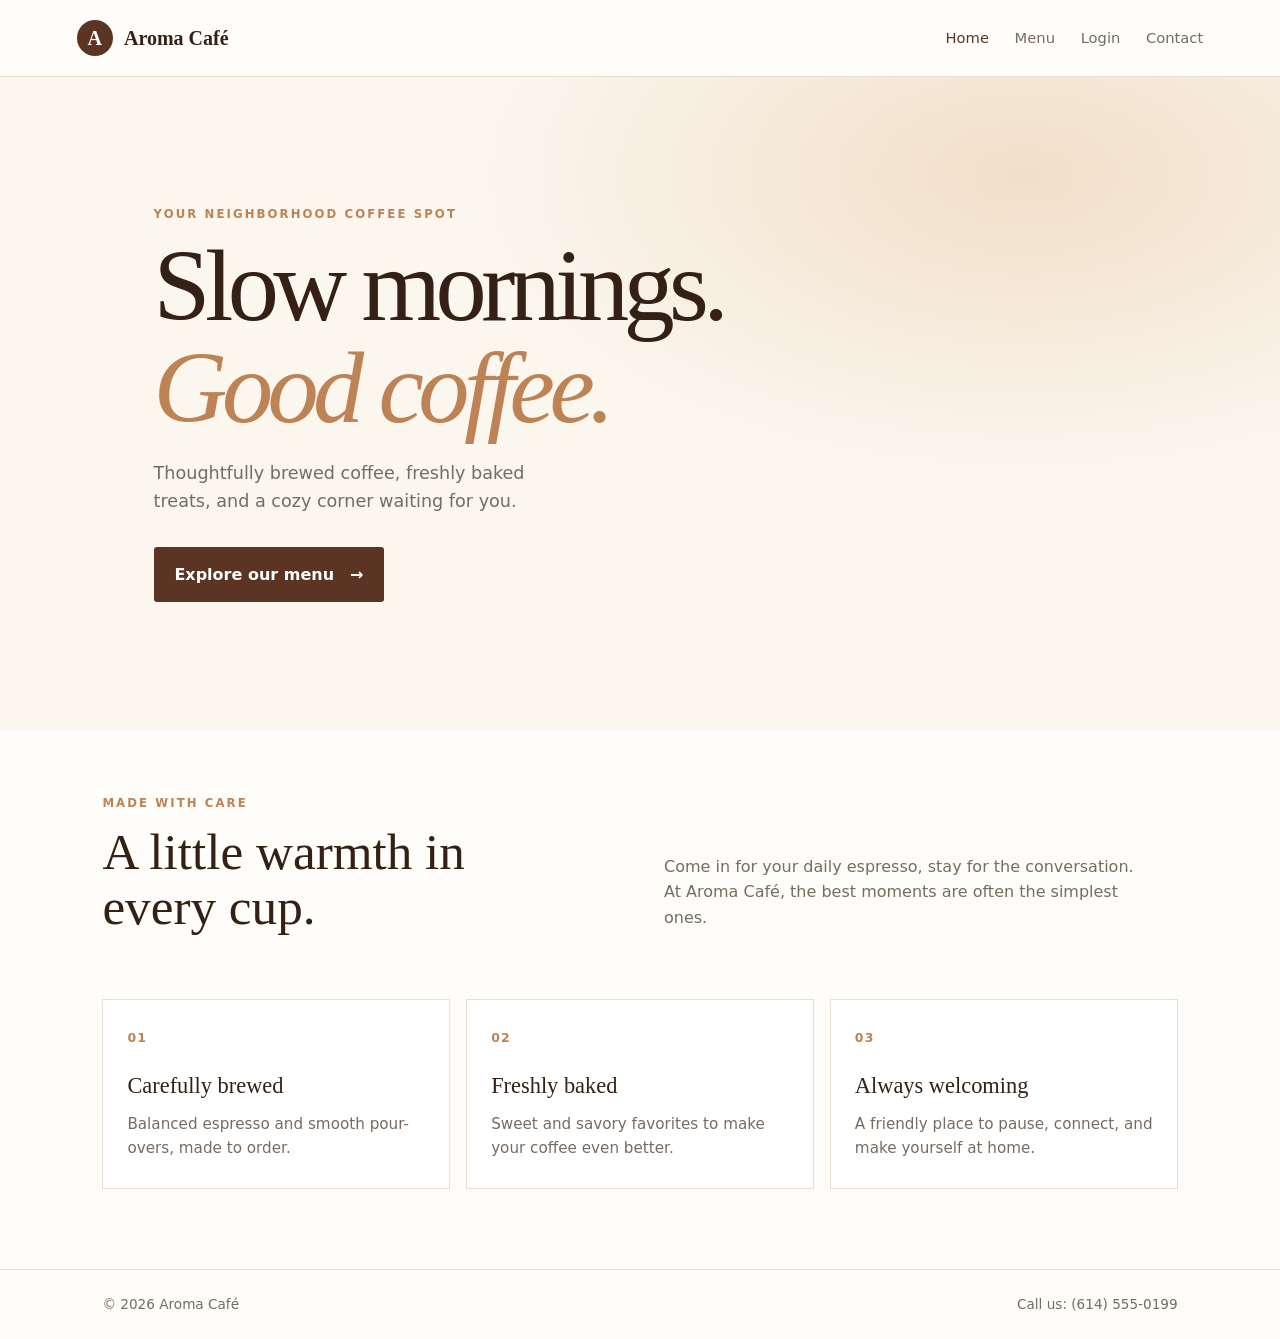
<file: index.html>
<!doctype html>
<html lang="en">
<head>
  <meta charset="utf-8">
  <meta name="viewport" content="width=device-width, initial-scale=1">
  <meta name="description" content="Aroma Café — neighborhood coffee, baked treats, and warm welcomes.">
  <title>Aroma Café | Coffee & Community</title>
  <link rel="stylesheet" href="css/styles.css">
</head>
<body>
  <header class="site-header">
    <a class="brand" href="index.html" aria-label="Aroma Café home"><span class="brand-mark">A</span><span>Aroma Café</span></a>
    <nav aria-label="Main navigation">
      <a href="index.html" aria-current="page">Home</a>
      <a href="pages/menu.html">Menu</a>
      <a href="pages/login.html">Login</a>
      <a href="pages/contact.html">Contact</a>
    </nav>
  </header>
  <main>
    <section class="hero">
      <p class="eyebrow">YOUR NEIGHBORHOOD COFFEE SPOT</p>
      <h1>Slow mornings.<br><span>Good coffee.</span></h1>
      <p class="hero-copy">Thoughtfully brewed coffee, freshly baked treats, and a cozy corner waiting for you.</p>
      <a class="button" href="pages/menu.html">Explore our menu <span aria-hidden="true">→</span></a>
    </section>
    <section class="intro">
      <div><p class="eyebrow">MADE WITH CARE</p><h2>A little warmth in every cup.</h2></div>
      <p>Come in for your daily espresso, stay for the conversation. At Aroma Café, the best moments are often the simplest ones.</p>
    </section>
    <section class="feature-grid" aria-label="What we offer">
      <article class="feature-card"><span class="feature-number">01</span><h3>Carefully brewed</h3><p>Balanced espresso and smooth pour-overs, made to order.</p></article>
      <article class="feature-card"><span class="feature-number">02</span><h3>Freshly baked</h3><p>Sweet and savory favorites to make your coffee even better.</p></article>
      <article class="feature-card"><span class="feature-number">03</span><h3>Always welcoming</h3><p>A friendly place to pause, connect, and make yourself at home.</p></article>
    </section>
  </main>
  <footer class="site-footer"><span>© 2026 Aroma Café</span><span>Call us: (614) 555-0199</span></footer>
</body>
</html>
</file>
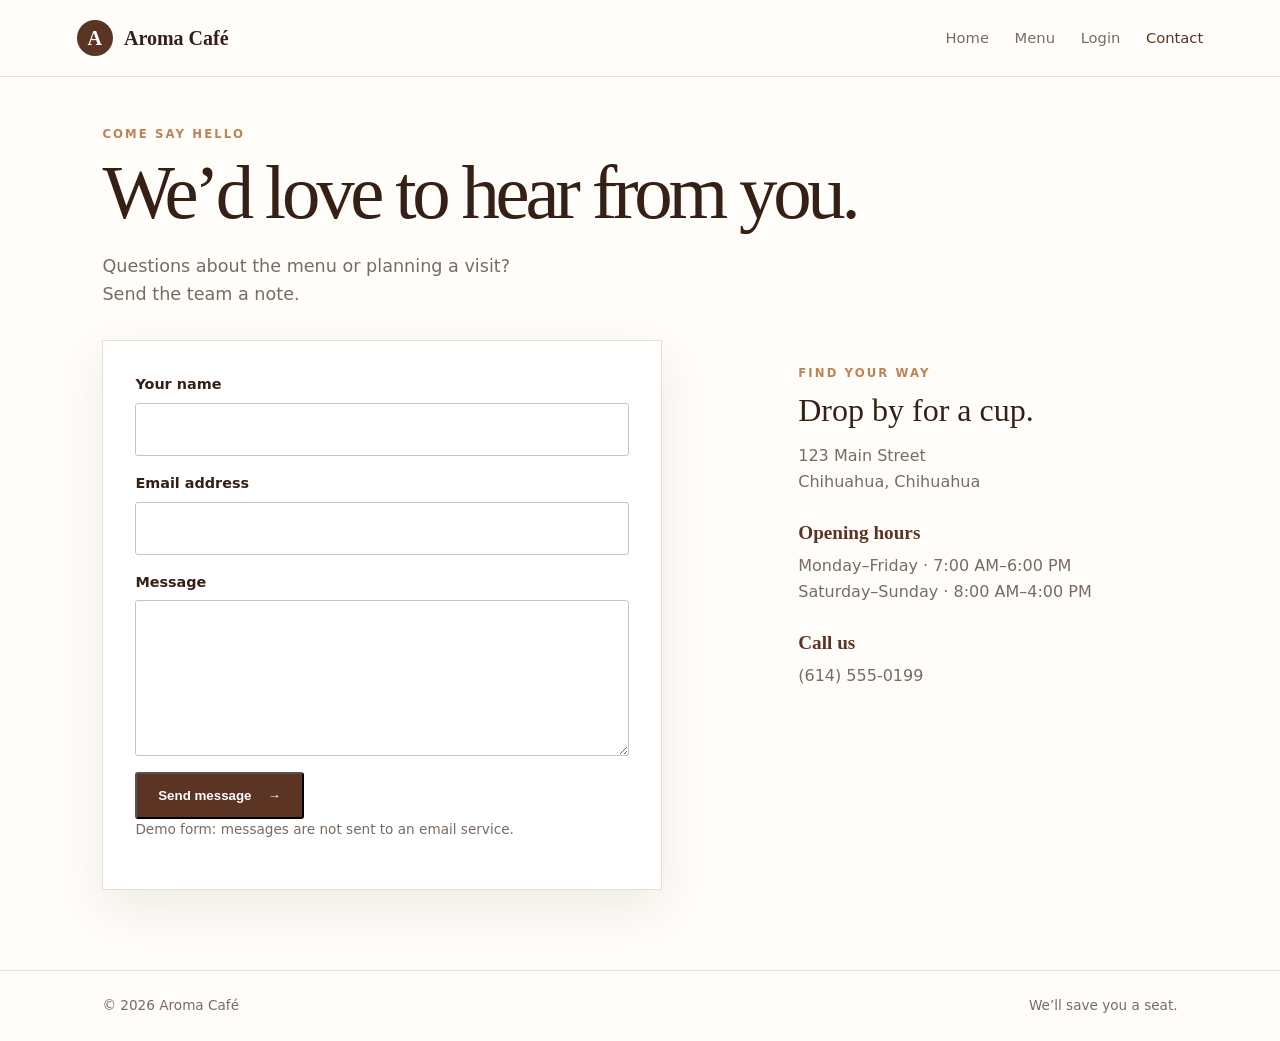
<file: pages/contact.html>
<!doctype html>
<html lang="en">
<head>
  <meta charset="utf-8">
  <meta name="viewport" content="width=device-width, initial-scale=1">
  <title>Contact | Aroma Café</title>
  <link rel="stylesheet" href="../css/styles.css">
  <link rel="stylesheet" href="../css/contact.css">
  <script src="../js/contact.js" defer></script>
</head>
<body>
  <header class="site-header">
    <a class="brand" href="../index.html"><span class="brand-mark">A</span><span>Aroma Café</span></a>
    <nav aria-label="Main navigation"><a href="../index.html">Home</a><a href="menu.html">Menu</a><a href="login.html">Login</a><a href="contact.html" aria-current="page">Contact</a></nav>
  </header>
  <main class="page-shell">
    <section class="page-heading">
      <p class="eyebrow">COME SAY HELLO</p>
      <h1>We’d love to hear from you.</h1>
      <p class="hero-copy">Questions about the menu or planning a visit? Send the team a note.</p>
    </section>
    <section class="contact-layout">
      <form class="form-card" id="contact-form">
        <div class="form-field"><label for="name">Your name</label><input id="name" name="name" autocomplete="name" required></div>
        <div class="form-field"><label for="email">Email address</label><input id="email" name="email" type="email" autocomplete="email" required></div>
        <div class="form-field"><label for="message">Message</label><textarea id="message" name="message" rows="5" minlength="10" required></textarea></div>
        <button class="button" type="submit">Send message <span aria-hidden="true">→</span></button>
        <p class="form-note">Demo form: messages are not sent to an email service.</p>
        <p id="contact-status" class="form-status" role="status" aria-live="polite"></p>
      </form>
      <aside class="contact-details">
        <p class="eyebrow">FIND YOUR WAY</p>
        <h2>Drop by for a cup.</h2>
        <p>123 Main Street<br>Chihuahua, Chihuahua</p>
        <h3>Opening hours</h3>
        <p>Monday–Friday · 7:00 AM–6:00 PM<br>Saturday–Sunday · 8:00 AM–4:00 PM</p>
        <h3>Call us</h3>
        <p>(614) 555-0199</p>
      </aside>
    </section>
  </main>
  <footer class="site-footer"><span>© 2026 Aroma Café</span><span>We’ll save you a seat.</span></footer>
</body>
</html>
</file>
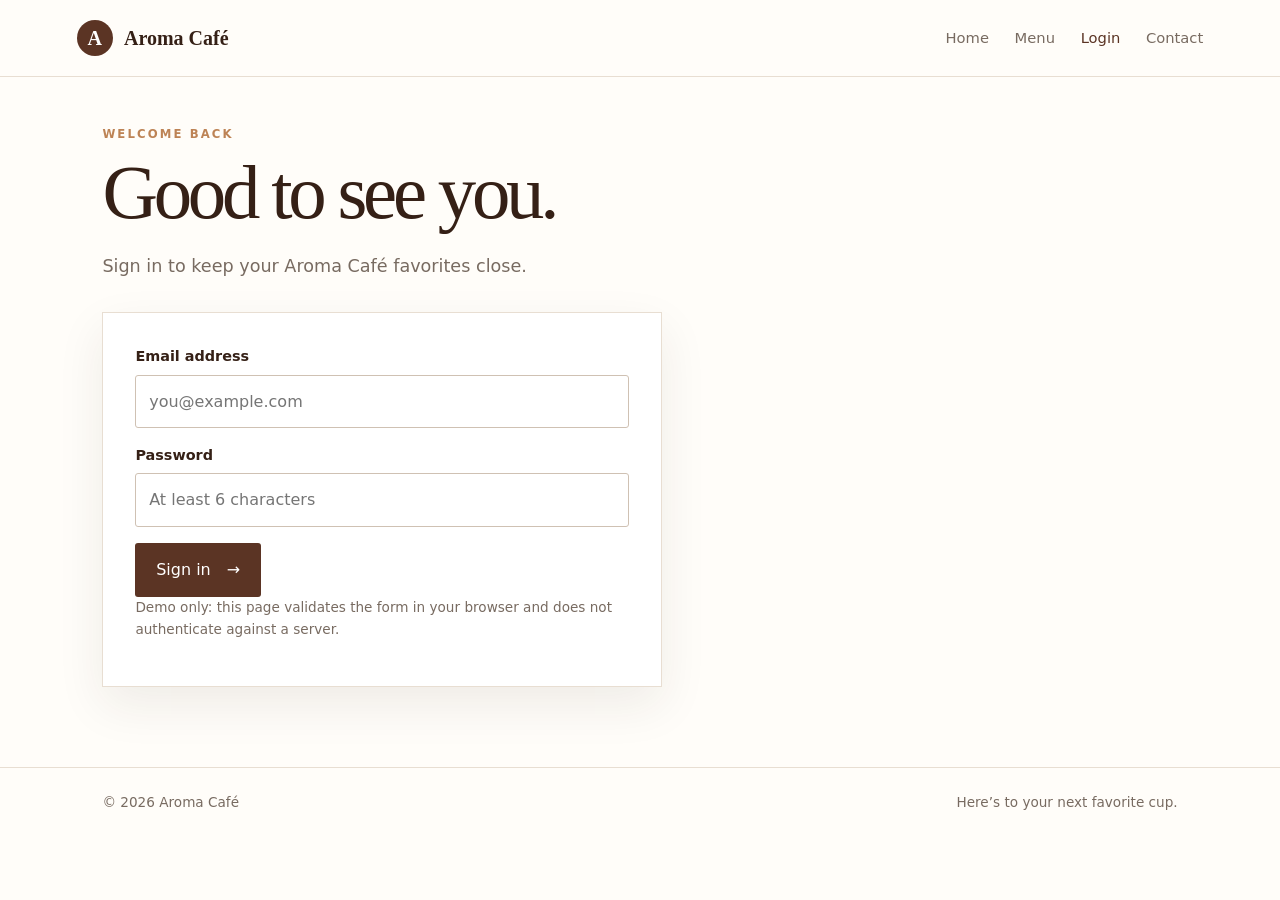
<file: pages/login.html>
<!doctype html>
<html lang="en">
<head>
  <meta charset="utf-8">
  <meta name="viewport" content="width=device-width, initial-scale=1">
  <title>Login | Aroma Café</title>
  <link rel="stylesheet" href="../css/styles.css">
  <link rel="stylesheet" href="../css/login.css">
  <script src="../js/login.js" defer></script>
</head>
<body>
  <header class="site-header">
    <a class="brand" href="../index.html"><span class="brand-mark">A</span><span>Aroma Café</span></a>
    <nav aria-label="Main navigation"><a href="../index.html">Home</a><a href="menu.html">Menu</a><a href="login.html" aria-current="page">Login</a><a href="contact.html">Contact</a></nav>
  </header>
  <main class="page-shell">
    <section class="page-heading">
      <p class="eyebrow">WELCOME BACK</p>
      <h1>Good to see you.</h1>
      <p class="hero-copy">Sign in to keep your Aroma Café favorites close.</p>
    </section>
    <form class="form-card" id="login-form">
      <div class="form-field"><label for="email">Email address</label><input id="email" name="email" type="email" autocomplete="email" placeholder="you@example.com" required></div>
      <div class="form-field"><label for="password">Password</label><input id="password" name="password" type="password" autocomplete="current-password" minlength="6" placeholder="At least 6 characters" required></div>
      <button class="button" type="submit">Sign in <span aria-hidden="true">→</span></button>
      <p class="form-note">Demo only: this page validates the form in your browser and does not authenticate against a server.</p>
      <p id="login-status" class="form-status" role="status" aria-live="polite"></p>
    </form>
  </main>
  <footer class="site-footer"><span>© 2026 Aroma Café</span><span>Here’s to your next favorite cup.</span></footer>
</body>
</html>
</file>
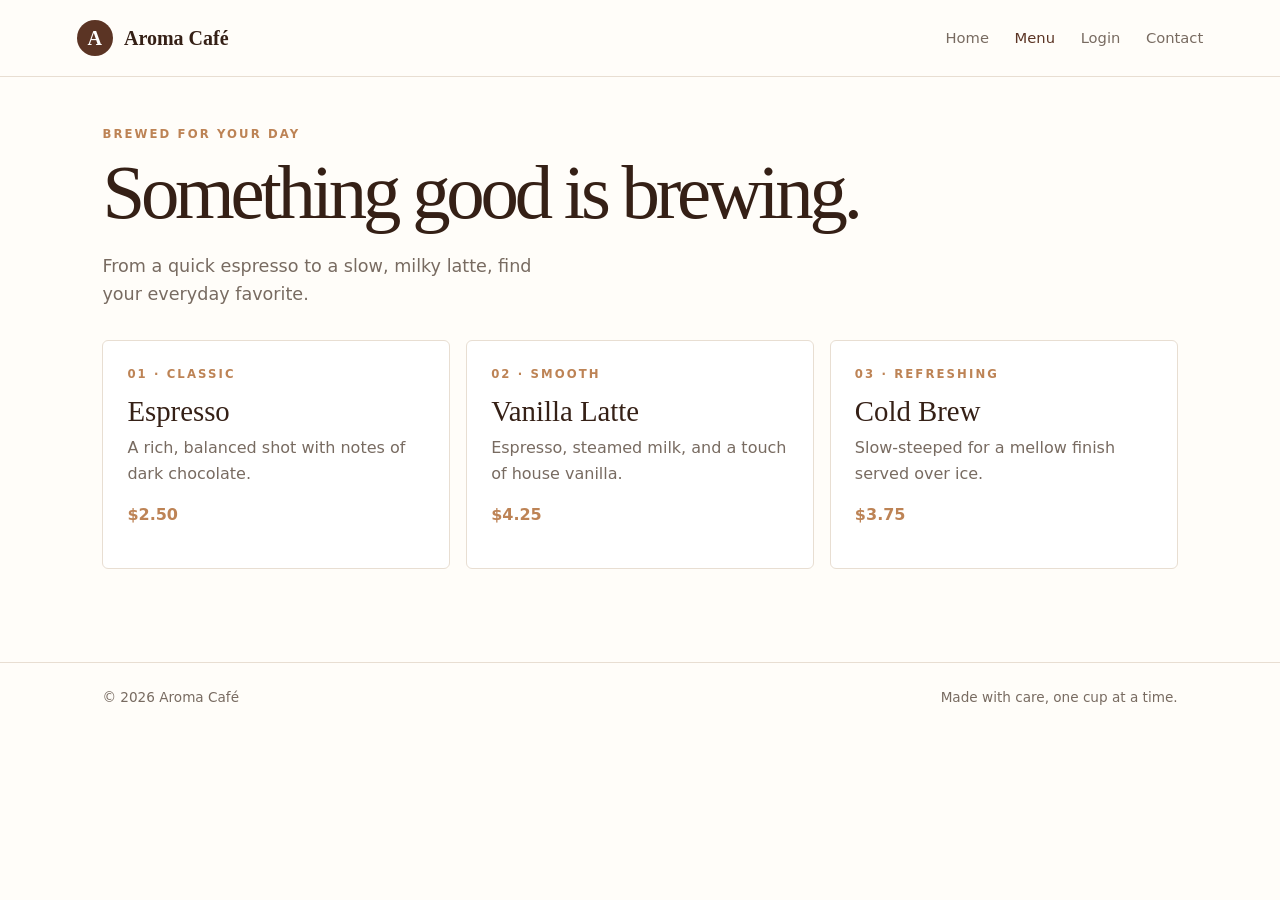
<file: pages/menu.html>
<!doctype html>
<html lang="en">
<head>
  <meta charset="utf-8">
  <meta name="viewport" content="width=device-width, initial-scale=1">
  <title>Menu | Aroma Café</title>
  <link rel="stylesheet" href="../css/styles.css">
</head>
<body>
  <header class="site-header">
    <a class="brand" href="../index.html"><span class="brand-mark">A</span><span>Aroma Café</span></a>
    <nav aria-label="Main navigation"><a href="../index.html">Home</a><a href="menu.html" aria-current="page">Menu</a><a href="login.html">Login</a><a href="contact.html">Contact</a></nav>
  </header>
  <main class="page-shell">
    <section class="page-heading">
      <p class="eyebrow">BREWED FOR YOUR DAY</p>
      <h1>Something good is brewing.</h1>
      <p class="hero-copy">From a quick espresso to a slow, milky latte, find your everyday favorite.</p>
    </section>
    <section class="menu-grid" aria-label="Coffee menu">
      <article class="menu-card"><p class="eyebrow">01 · CLASSIC</p><h2>Espresso</h2><p>A rich, balanced shot with notes of dark chocolate.</p><p class="price">$2.50</p></article>
      <article class="menu-card"><p class="eyebrow">02 · SMOOTH</p><h2>Vanilla Latte</h2><p>Espresso, steamed milk, and a touch of house vanilla.</p><p class="price">$4.25</p></article>
      <article class="menu-card"><p class="eyebrow">03 · REFRESHING</p><h2>Cold Brew</h2><p>Slow-steeped for a mellow finish served over ice.</p><p class="price">$3.75</p></article>
    </section>
  </main>
  <footer class="site-footer"><span>© 2026 Aroma Café</span><span>Made with care, one cup at a time.</span></footer>
</body>
</html>
</file>
<file: css/styles.css>
:root {
  --coffee: #5b3424;
  --coffee-dark: #352016;
  --cream: #fbf6ee;
  --paper: #fffdf9;
  --caramel: #bd8355;
  --muted: #786b61;
  --line: #e8ded2;
  --shadow: 0 18px 45px rgba(53, 32, 22, .08);
}
* { box-sizing: border-box; }
html { scroll-behavior: smooth; }
body { margin: 0; background: var(--paper); color: var(--coffee-dark); font-family: Inter, ui-sans-serif, system-ui, -apple-system, BlinkMacSystemFont, "Segoe UI", sans-serif; line-height: 1.6; }
a { color: inherit; }
.site-header { display: flex; align-items: center; justify-content: space-between; gap: 2rem; padding: 1.25rem clamp(1.25rem, 6vw, 6rem); border-bottom: 1px solid var(--line); background: rgba(255,253,249,.96); }
.brand { display: inline-flex; align-items: center; gap: .7rem; font-family: Georgia, serif; font-weight: 700; font-size: 1.25rem; text-decoration: none; white-space: nowrap; }
.brand-mark { display: grid; place-items: center; width: 2.25rem; height: 2.25rem; border-radius: 50%; background: var(--coffee); color: white; font-family: Georgia, serif; }
nav { display: flex; flex-wrap: wrap; gap: clamp(.75rem, 2vw, 2rem); }
nav a { color: var(--muted); font-size: .92rem; text-decoration: none; }
nav a:hover, nav a[aria-current="page"] { color: var(--coffee); }
.hero { padding: clamp(4rem, 10vw, 8rem) clamp(1.25rem, 12vw, 12rem); background: radial-gradient(ellipse at 80% 15%, #f1dfc8 0, transparent 38%), var(--cream); }
.eyebrow { color: var(--caramel); font-size: .73rem; font-weight: 800; letter-spacing: .18em; }
h1, h2, h3, p { margin-top: 0; }
h1 { max-width: 800px; margin-bottom: 1.3rem; font-family: Georgia, serif; font-size: clamp(3.2rem, 8vw, 6.6rem); font-weight: 500; letter-spacing: -.055em; line-height: .99; }
h1 span { color: var(--caramel); font-style: italic; }
.hero-copy { max-width: 430px; margin-bottom: 2rem; color: var(--muted); font-size: 1.1rem; }
.button { display: inline-flex; align-items: center; gap: 1rem; padding: .9rem 1.3rem; border-radius: 3px; background: var(--coffee); color: white; font-weight: 700; text-decoration: none; }
.button:hover { background: var(--coffee-dark); }
.intro { display: grid; grid-template-columns: 1fr 1fr; gap: 3rem; align-items: end; padding: 4rem clamp(1.25rem, 8vw, 8rem) 2rem; }
h2 { max-width: 480px; margin-bottom: 0; font-family: Georgia, serif; font-size: clamp(2rem, 4vw, 3.3rem); font-weight: 500; line-height: 1.08; }
.intro > p { max-width: 470px; margin-bottom: .25rem; color: var(--muted); }
.feature-grid { display: grid; grid-template-columns: repeat(3, 1fr); gap: 1rem; padding: 2rem clamp(1.25rem, 8vw, 8rem) 5rem; }
.feature-card { min-height: 190px; padding: 1.5rem; border: 1px solid var(--line); background: #fff; }
.feature-number { color: var(--caramel); font-size: .78rem; font-weight: 800; letter-spacing: .1em; }
.feature-card h3 { margin: 1.2rem 0 .5rem; font-family: Georgia, serif; font-size: 1.4rem; font-weight: 500; }
.feature-card p { margin: 0; color: var(--muted); font-size: .95rem; }
.site-footer { display: flex; justify-content: space-between; gap: 1rem; padding: 1.5rem clamp(1.25rem, 8vw, 8rem); border-top: 1px solid var(--line); color: var(--muted); font-size: .85rem; }
.page-shell { min-height: 65vh; padding: 3rem clamp(1.25rem, 8vw, 8rem) 5rem; }
.page-heading { max-width: 760px; margin-bottom: 2rem; }
.page-heading h1 { font-size: clamp(2.8rem, 6vw, 5rem); }
.menu-grid { display: grid; grid-template-columns: repeat(3, minmax(0,1fr)); gap: 1rem; }
.menu-card { padding: 1.5rem; border: 1px solid var(--line); border-radius: 6px; background: white; }
.menu-card .price { color: var(--caramel); font-weight: 800; }
.form-card { max-width: 560px; padding: 2rem; border: 1px solid var(--line); background: white; box-shadow: var(--shadow); }
.form-field { display: grid; gap: .4rem; margin-bottom: 1rem; }
.form-field label { font-size: .9rem; font-weight: 700; }
.form-field input, .form-field textarea { width: 100%; padding: .8rem; border: 1px solid #cfc1b3; border-radius: 3px; font: inherit; }
.form-note { color: var(--muted); font-size: .85rem; }
@media (max-width: 700px) {
  .site-header { align-items: flex-start; flex-direction: column; gap: 1rem; }
  nav { gap: .8rem 1.2rem; }
  .intro { grid-template-columns: 1fr; gap: 1.25rem; }
  .feature-grid, .menu-grid { grid-template-columns: 1fr; }
  .site-footer { flex-direction: column; }
}

/* Menu page cards */
.menu-card { transition: transform .18s ease, box-shadow .18s ease, border-color .18s ease; }
.menu-card:hover { transform: translateY(-3px); border-color: #d4b08c; box-shadow: var(--shadow); }
.menu-card h2 { margin: .5rem 0; font-size: 1.8rem; }
.menu-card p:not(.eyebrow):not(.price) { color: var(--muted); }
</file>
<file: css/contact.css>
.contact-layout { display: grid; grid-template-columns: minmax(0, 1.4fr) minmax(220px, .8fr); align-items: start; gap: 2rem; }
.contact-details { padding: 1.5rem 0; color: var(--muted); }
.contact-details h2 { margin: .6rem 0 1rem; color: var(--coffee-dark); font-size: 2rem; }
.contact-details h3 { margin: 1.5rem 0 .25rem; color: var(--coffee); font-family: Georgia, serif; font-size: 1.2rem; }
.contact-details p { margin-bottom: .5rem; }
@media (max-width: 700px) { .contact-layout { grid-template-columns: 1fr; } }
</file>
<file: css/login.css>
.form-card .button { border: 0; cursor: pointer; font: inherit; }
.form-card .button:focus-visible, .form-field input:focus-visible { outline: 3px solid #bd8355; outline-offset: 3px; }
.form-status { margin: 1rem 0 0; color: #47734b; font-weight: 700; }
.form-status:empty { display: none; }
</file>
